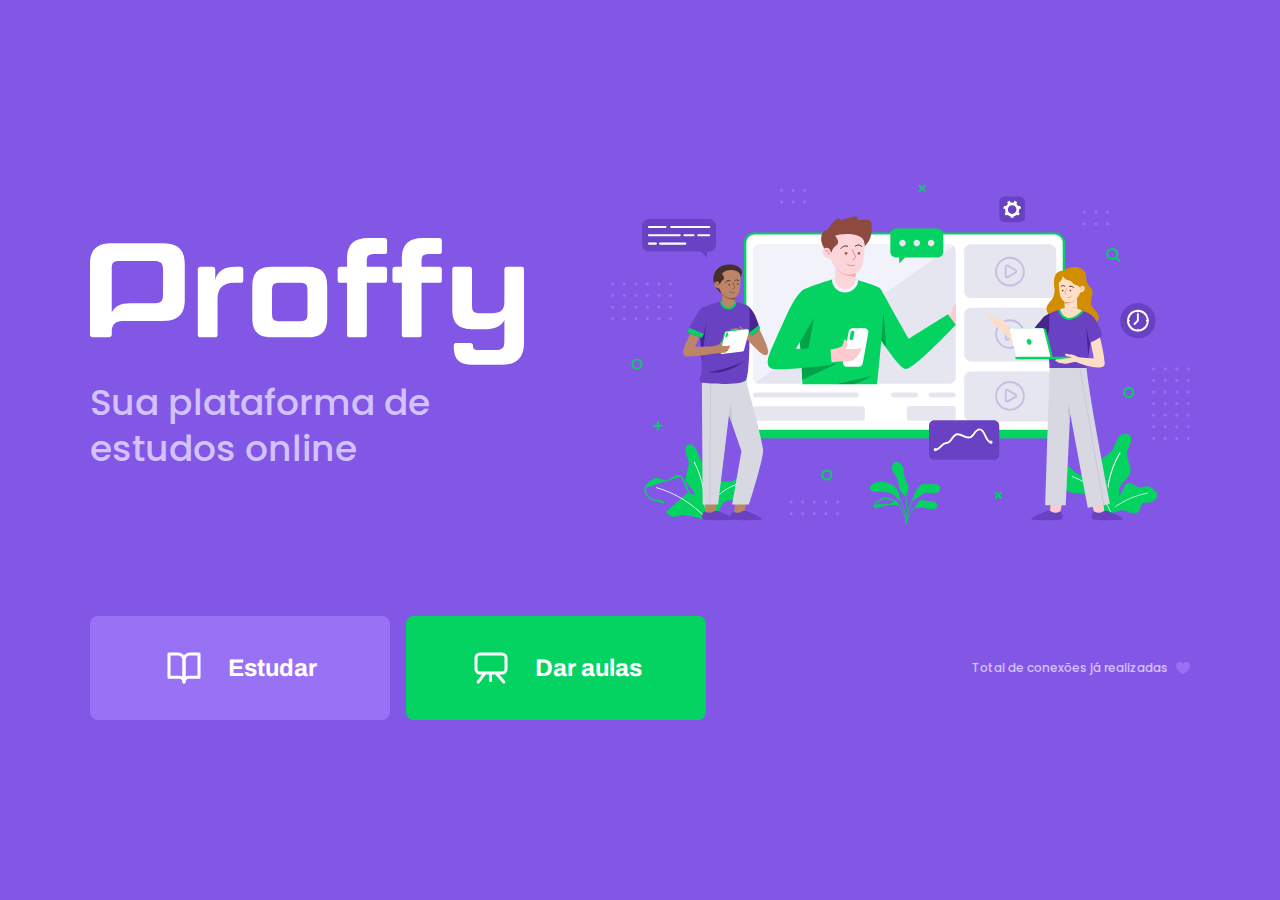
<file: index.html>
<!DOCTYPE html>
<html lang="pt_br">
<head>
    <meta charset="UTF-8">
    <meta name="viewport" content="width=device-width, initial-scale=1.0">
    <meta name="theme-color" content="#8257E5">
    <link rel="stylesheet" type="text/css" href="assets/styles/main.css">
    <link rel="stylesheet" type="text/css" href="assets/styles/partials/page-landing.css">
    <link href="https://fonts.googleapis.com/css2?family=Archivo:wght@400;700&amp;family=Poppins:wght@400;600&amp;display=swap" rel="stylesheet" />
    <link rel="shortcut icon" href="assets/images/favicon.png" type="image/png">
    <title>Proffy | Sua plataforma de estudos </title>
</head>
<body id="page-landing"> 
    <div id="container">
        <div class="logo-container">
            <img src="assets/images/logo.svg" alt="Proffy">
            <h2>Sua plataforma de estudos online</h2>
        </div>

        <img  class="hero-image" src="assets/images/landing.svg" alt="Plataforma de Estudos">
        
        <div class="buttons-container">
            <a class="study" href="study.html">
                <img src="assets/images/icons/study.svg" alt="Estudar">
                Estudar
            </a>
            
            <a class="give-classes" href="give-classes.html">
                <img src="assets/images/icons/give-classes.svg" alt="Dar aulas">
                Dar aulas
            </a>
        </div>
        <p class="total-conections">
            Total de conexões já realizadas
            <img src="assets/images/icons/purple-heart.svg" alt="Coração roxo"/>
        </p>
    </div>
</body>
</html>
</file>
<file: assets/styles/main.css>
* {
    margin: 0;
    padding: 0; 
    box-sizing: border-box;
}
:root {
    /* variaveis css */
    --color-background: #F0F0F7; 
    --color-primary-lighter: #9871F5;
    --color-primary-light: #916BEA;
    --color-primary: #8257E5;
    --color-primary-dark: #774DD6;
    --color-primary-darker: #6842c2;
    --color-secondary: #04D361;
    --color-secondary-dark: #04BF58;
    --color-title-in-primary: #FFFFFF;
    --color-text-in-primary: #D4C2FF;
    --color-text-title: #32264D;
    --color-text-complement: #9C98A6;
    --color-text-base: #6A6180;
    --color-line-in-white: #E6E6F0;
    --color-input-background: #F8F8FC;
    --color-button-text: #FFFFFF;
    --color-box-base: #FFFFFF;
    --color-box-footer: #FAFAFC;
    --color-small-info: #C1BCCC;
    font-size: 60%; /* controle das medidas rem */
}
html,
body {
    height: 100vh;
}
body {
    background-color: var(--color-background);
    display: flex;
    align-items: center;
    justify-content: center;
}
body,
input,
button,
textarea {
    font: 500 1.6rem Poppins;
    color: var(--color-text-base);
}
#container {
    width: 90vw;
    max-width: 700px;
}
@media (min-width:700px) {
    :root {
        font-size: 62.5%;
    }
}
</file>
<file: assets/styles/partials/page-landing.css>
#page-landing {
    background: var(--color-primary);
}
#page-landing #container {
    color: var(--color-text-in-primary); 
}
.logo-container img {
height:10rem;
}
.logo-container {
    text-align: center;
}
.logo-container h2 {
    font-weight: 500;
    font-size: 3.6rem;
    line-height: 4.6rem;
    margin-top: 0.8rem;
}
.hero-image {
    width: 100%;
}
.buttons-container {
    display: flex;
    justify-content: center;
    margin: 3.2rem 0;
}
.buttons-container a {
    width: 30rem;
    height:10.4rem;
    border-radius:0.8rem;
    margin-right: 1.6rem;
    font: 700 2.4rem Archivo;
    display: flex;
    align-items: center;
    justify-content: center;
    text-decoration: none;
    color:var(--color-button-text);
    transition: background 0.2s;
}
.buttons-container a img {
    width: 4rem;
    margin-right: 2.4rem;
}
.buttons-container a.study {
    background: var(--color-primary-lighter);
}
.buttons-container a.study:hover {
    background: var(--color-primary-light);
}
.buttons-container a.give-classes {
    background: var(--color-secondary);
    margin-right: 1.6rem;
}
.buttons-container a.give-classes:hover {
    background: var(--color-secondary-dark);
}
.total-conections {
    font-size: 1.2rem;
    display: flex;
    align-items: center;
    justify-content: center;
}
.total-conections img {
    margin-left: 0.8rem;
}
@media (max-width:699px) {
    :root { 
        font-size:40%; /* Modificar as medidas rem */
    }
}

@media (min-width:1100px) {
    #page-landing #container {
        max-width: 1100px;
        display: grid;
        grid-template-columns: 2fr 1fr 2fr; /* 3 colunas, 1 e 3 com 2x o tamanho da 2 */
        grid-template-rows: 350px 1fr; /* como eu queria apenas duas linhas, primeira linha ocupou o maior espaço e o que sobrou foi pra linha de baixo */
        grid-template-areas: /*Aqui vou definir, o tamanho para da item do meu grid */
         "proffy image image" /* defini um tamanho para o conteudo que vai ser colocado dentro do gri, 1 cl para logo 2 cl para a img */
         "button button texting"; /* 2 cl para os botões e uma para o texto */
         column-gap: 87px; /* gap da um espaçamento entre os grids */
         row-gap: 86px;
    }

    .logo-container {
        grid-area: proffy;  /* depois de nomear as areas, usa o grid-area e o que tu definiu em grid-template-areas */
        text-align: initial; /*resetou o text-aling la de cima */
        align-self: center;
    }
    .logo-container img {
        height: 127px;
    }
    .hero-image {
        grid-area: image;
        height: 350px;
    }
    .buttons-container {
        grid-area: button;
        justify-content: flex-start;
        margin: 0;
    }

    .total-conections {
        grid-area: texting;
        justify-self:end;
    }
}
</file>
